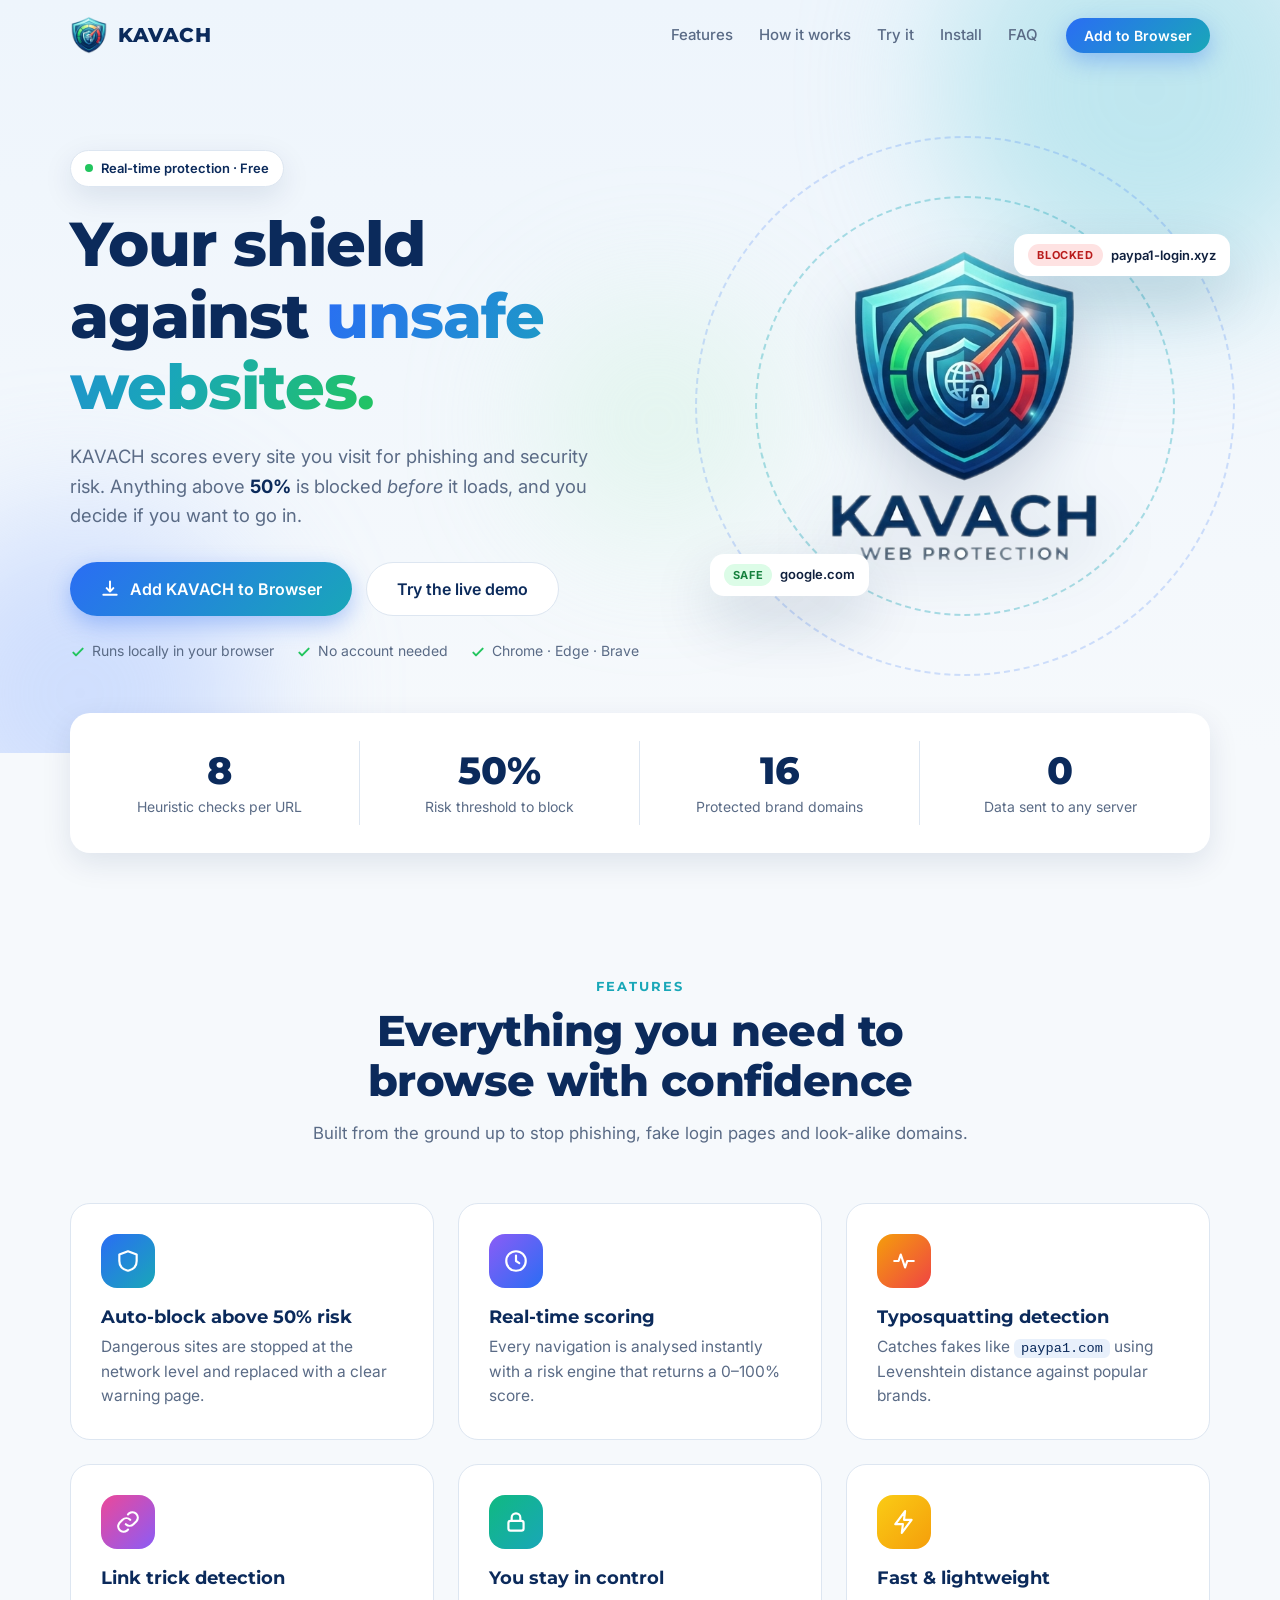
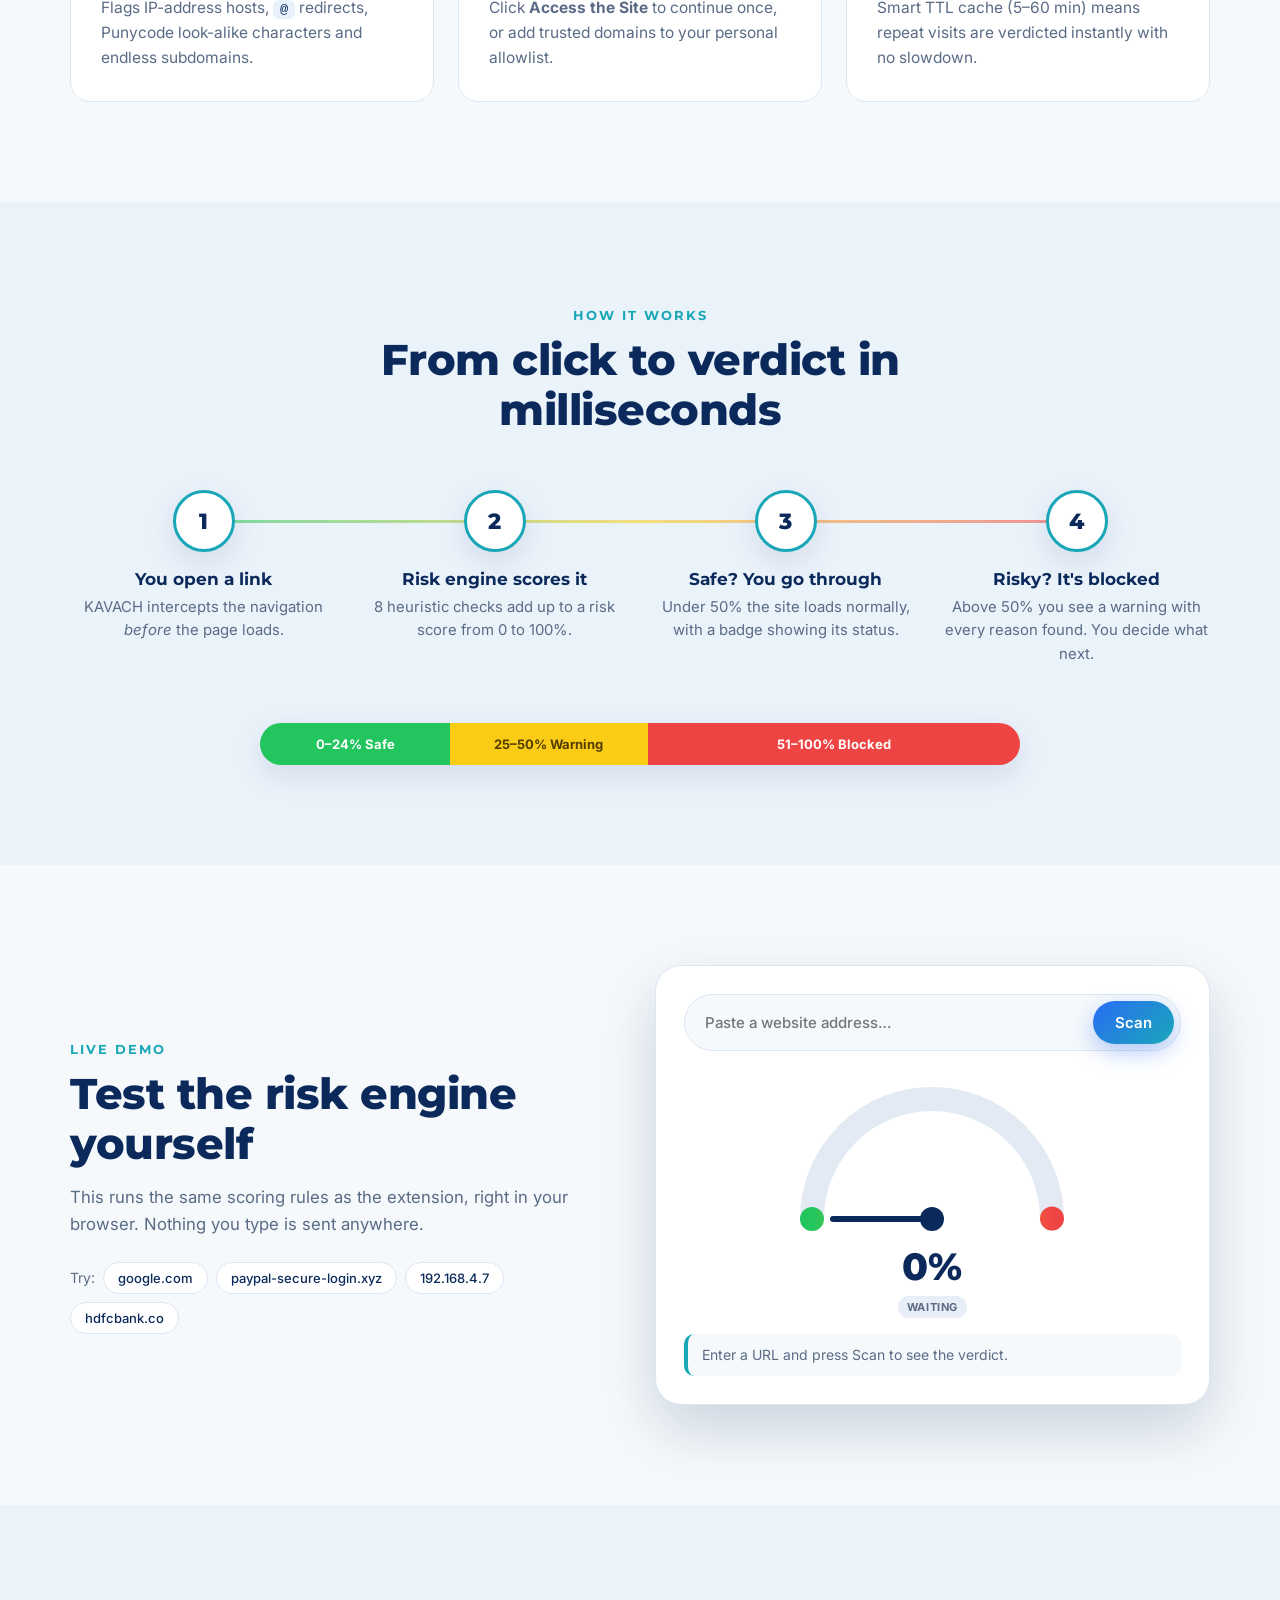
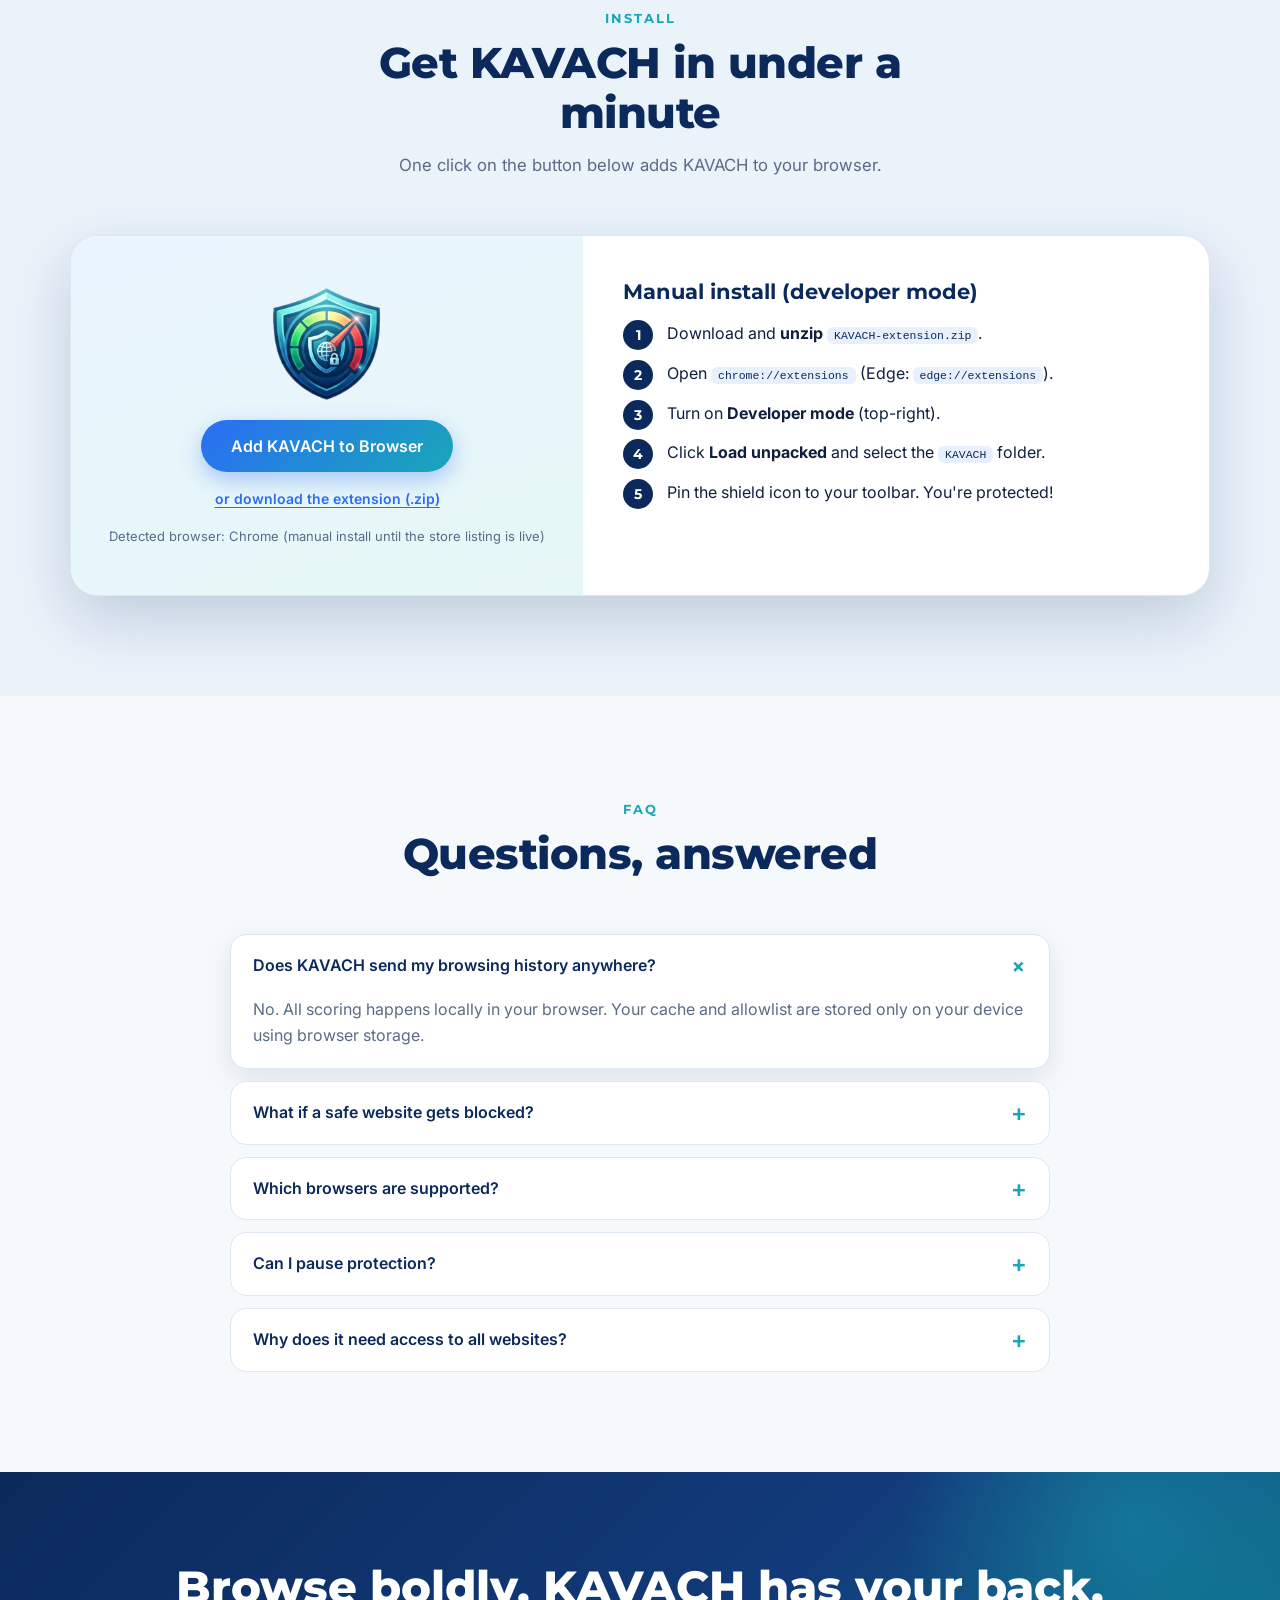
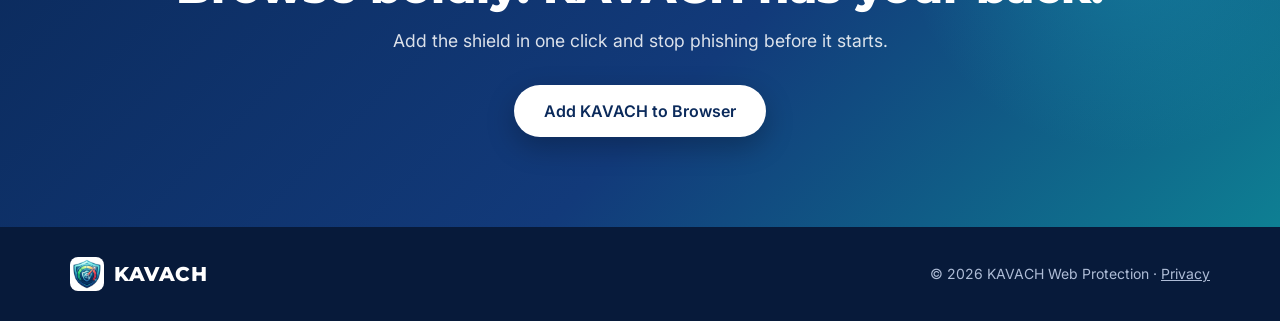
<file: website/index.html>
<!DOCTYPE html>
<html lang="en">
<head>
  <meta charset="UTF-8" />
  <meta name="viewport" content="width=device-width, initial-scale=1.0" />
  <title>KAVACH – Web Protection Browser Extension</title>
  <meta name="description" content="KAVACH is a real-time phishing and threat blocker for your browser. It scores every website for risk and blocks anything above 50% before it loads." />
  <meta name="theme-color" content="#0b2a5b" />
  <meta property="og:title" content="KAVACH – Web Protection" />
  <meta property="og:description" content="Blocks risky and phishing websites before they load. Free browser extension." />
  <meta property="og:image" content="assets/og-icon.png" />
  <link rel="icon" type="image/png" href="assets/favicon.png" />
  <link rel="preconnect" href="https://fonts.googleapis.com" />
  <link rel="preconnect" href="https://fonts.gstatic.com" crossorigin />
  <link href="https://fonts.googleapis.com/css2?family=Montserrat:wght@500;600;700;800&family=Inter:wght@400;500;600&display=swap" rel="stylesheet" />
  <link rel="stylesheet" href="css/style.css" />
</head>
<body>

  <!-- NAV -->
  <header class="nav" id="nav">
    <div class="container nav-inner">
      <a href="#top" class="brand" aria-label="KAVACH home">
        <img src="assets/logo-shield.png" alt="" width="38" height="38" />
        <span>KAVACH</span>
      </a>
      <nav class="nav-links" id="navLinks">
        <a href="#features">Features</a>
        <a href="#how">How it works</a>
        <a href="#demo">Try it</a>
        <a href="#install">Install</a>
        <a href="#faq">FAQ</a>
      </nav>
      <button class="btn btn-primary btn-sm js-install">Add to Browser</button>
      <button class="burger" id="burger" aria-label="Menu"><span></span><span></span><span></span></button>
    </div>
  </header>

  <main id="top">

    <!-- HERO -->
    <section class="hero">
      <div class="blob b1"></div><div class="blob b2"></div><div class="blob b3"></div>
      <div class="container hero-grid">
        <div class="hero-copy reveal">
          <span class="pill"><i class="dot"></i> Real-time protection · Free</span>
          <h1>Your shield against <span class="grad">unsafe websites.</span></h1>
          <p class="lead">
            KAVACH scores every site you visit for phishing and security risk. Anything above
            <strong>50%</strong> is blocked <em>before</em> it loads, and you decide if you want to go in.
          </p>
          <div class="cta-row">
            <button class="btn btn-primary btn-lg js-install">
              <svg viewBox="0 0 24 24" width="20" height="20" fill="none" stroke="currentColor" stroke-width="2.4" stroke-linecap="round" stroke-linejoin="round"><path d="M12 3v12m0 0l-4-4m4 4l4-4M4 19h16"/></svg>
              Add KAVACH to Browser
            </button>
            <a href="#demo" class="btn btn-ghost btn-lg">Try the live demo</a>
          </div>
          <ul class="trust">
            <li><svg viewBox="0 0 24 24"><path d="M5 13l4 4L19 7"/></svg> Runs locally in your browser</li>
            <li><svg viewBox="0 0 24 24"><path d="M5 13l4 4L19 7"/></svg> No account needed</li>
            <li><svg viewBox="0 0 24 24"><path d="M5 13l4 4L19 7"/></svg> Chrome · Edge · Brave</li>
          </ul>
        </div>

        <div class="hero-art reveal">
          <div class="ring r1"></div><div class="ring r2"></div>
          <img src="assets/logo-full.png" alt="KAVACH Web Protection logo" class="hero-logo" />
          <div class="float-card fc1"><span class="chip ok">SAFE</span> google.com</div>
          <div class="float-card fc2"><span class="chip bad">BLOCKED</span> paypa1-login.xyz</div>
        </div>
      </div>
    </section>

    <!-- STATS -->
    <section class="stats">
      <div class="container stats-grid">
        <div><b data-count="8">0</b><span>Heuristic checks per URL</span></div>
        <div><b data-count="50" data-suffix="%">0</b><span>Risk threshold to block</span></div>
        <div><b data-count="16">0</b><span>Protected brand domains</span></div>
        <div><b data-count="0">0</b><span>Data sent to any server</span></div>
      </div>
    </section>

    <!-- FEATURES -->
    <section class="section" id="features">
      <div class="container">
        <div class="section-head reveal">
          <span class="eyebrow">Features</span>
          <h2>Everything you need to browse with confidence</h2>
          <p>Built from the ground up to stop phishing, fake login pages and look-alike domains.</p>
        </div>

        <div class="cards">
          <article class="card reveal">
            <div class="ico i1"><svg viewBox="0 0 24 24"><path d="M12 3l8 3v6c0 5-3.5 8-8 9-4.5-1-8-4-8-9V6l8-3z"/></svg></div>
            <h3>Auto-block above 50% risk</h3>
            <p>Dangerous sites are stopped at the network level and replaced with a clear warning page.</p>
          </article>
          <article class="card reveal">
            <div class="ico i2"><svg viewBox="0 0 24 24"><circle cx="12" cy="12" r="9"/><path d="M12 7v5l3 2"/></svg></div>
            <h3>Real-time scoring</h3>
            <p>Every navigation is analysed instantly with a risk engine that returns a 0–100% score.</p>
          </article>
          <article class="card reveal">
            <div class="ico i3"><svg viewBox="0 0 24 24"><path d="M3 12h4l2-6 4 12 2-6h6"/></svg></div>
            <h3>Typosquatting detection</h3>
            <p>Catches fakes like <code>paypa1.com</code> using Levenshtein distance against popular brands.</p>
          </article>
          <article class="card reveal">
            <div class="ico i4"><svg viewBox="0 0 24 24"><path d="M10 14a5 5 0 007 0l3-3a5 5 0 00-7-7l-1 1M14 10a5 5 0 00-7 0l-3 3a5 5 0 007 7l1-1"/></svg></div>
            <h3>Link trick detection</h3>
            <p>Flags IP-address hosts, <code>@</code> redirects, Punycode look-alike characters and endless subdomains.</p>
          </article>
          <article class="card reveal">
            <div class="ico i5"><svg viewBox="0 0 24 24"><rect x="5" y="11" width="14" height="9" rx="2"/><path d="M8 11V8a4 4 0 018 0v3"/></svg></div>
            <h3>You stay in control</h3>
            <p>Click <b>Access the Site</b> to continue once, or add trusted domains to your personal allowlist.</p>
          </article>
          <article class="card reveal">
            <div class="ico i6"><svg viewBox="0 0 24 24"><path d="M13 2L4 14h7l-1 8 9-12h-7l1-8z"/></svg></div>
            <h3>Fast &amp; lightweight</h3>
            <p>Smart TTL cache (5–60 min) means repeat visits are verdicted instantly with no slowdown.</p>
          </article>
        </div>
      </div>
    </section>

    <!-- HOW IT WORKS -->
    <section class="section alt" id="how">
      <div class="container">
        <div class="section-head reveal">
          <span class="eyebrow">How it works</span>
          <h2>From click to verdict in milliseconds</h2>
        </div>

        <div class="steps">
          <div class="step reveal"><span class="num">1</span><h3>You open a link</h3><p>KAVACH intercepts the navigation <em>before</em> the page loads.</p></div>
          <div class="step reveal"><span class="num">2</span><h3>Risk engine scores it</h3><p>8 heuristic checks add up to a risk score from 0 to 100%.</p></div>
          <div class="step reveal"><span class="num">3</span><h3>Safe? You go through</h3><p>Under 50% the site loads normally, with a badge showing its status.</p></div>
          <div class="step reveal"><span class="num">4</span><h3>Risky? It's blocked</h3><p>Above 50% you see a warning with every reason found. You decide what next.</p></div>
        </div>

        <div class="meter-legend reveal">
          <div class="bar"><span class="g">0–24% Safe</span><span class="y">25–50% Warning</span><span class="r">51–100% Blocked</span></div>
        </div>
      </div>
    </section>

    <!-- LIVE DEMO -->
    <section class="section" id="demo">
      <div class="container demo-wrap">
        <div class="demo-copy reveal">
          <span class="eyebrow">Live demo</span>
          <h2>Test the risk engine yourself</h2>
          <p>This runs the same scoring rules as the extension, right in your browser. Nothing you type is sent anywhere.</p>
          <div class="samples">
            <span>Try:</span>
            <button data-url="https://www.google.com">google.com</button>
            <button data-url="http://paypal-secure-login.xyz/verify">paypal-secure-login.xyz</button>
            <button data-url="http://192.168.4.7/account/signin">192.168.4.7</button>
            <button data-url="https://hdfcbank.co/update-kyc">hdfcbank.co</button>
          </div>
        </div>

        <div class="demo-card reveal">
          <form id="demoForm" class="demo-input" autocomplete="off">
            <input id="demoUrl" type="text" placeholder="Paste a website address…" spellcheck="false" />
            <button class="btn btn-primary" type="submit">Scan</button>
          </form>

          <div class="gauge-box">
            <svg viewBox="0 0 200 120" class="gauge">
              <defs>
                <linearGradient id="gg" x1="0" x2="1">
                  <stop offset="0" stop-color="#22c55e"/><stop offset=".5" stop-color="#facc15"/><stop offset="1" stop-color="#ef4444"/>
                </linearGradient>
              </defs>
              <path d="M20 100 A80 80 0 0 1 180 100" fill="none" stroke="#e3eaf3" stroke-width="16" stroke-linecap="round"/>
              <path id="gaugeArc" d="M20 100 A80 80 0 0 1 180 100" fill="none" stroke="url(#gg)" stroke-width="16" stroke-linecap="round" pathLength="100" stroke-dasharray="0 100"/>
              <g id="needle" style="transform-origin:100px 100px;transform:rotate(-90deg)">
                <line x1="100" y1="100" x2="100" y2="34" stroke="#0b2a5b" stroke-width="4" stroke-linecap="round"/>
              </g>
              <circle cx="100" cy="100" r="8" fill="#0b2a5b"/>
            </svg>
            <div class="gauge-read"><b id="gScore">0%</b><span id="gStatus" class="chip idle">WAITING</span></div>
          </div>

          <ul id="gReasons" class="reasons"><li class="muted">Enter a URL and press Scan to see the verdict.</li></ul>
        </div>
      </div>
    </section>

    <!-- INSTALL -->
    <section class="section alt" id="install">
      <div class="container">
        <div class="section-head reveal">
          <span class="eyebrow">Install</span>
          <h2>Get KAVACH in under a minute</h2>
          <p>One click on the button below adds KAVACH to your browser.</p>
        </div>

        <div class="install-card reveal">
          <div class="install-left">
            <img src="assets/logo-shield.png" alt="" class="install-shield" />
            <button class="btn btn-primary btn-lg js-install">Add KAVACH to Browser</button>
            <a class="dl-link" href="downloads/KAVACH-extension.zip" download>or download the extension (.zip)</a>
            <small id="browserNote"></small>
          </div>
          <div class="install-right">
            <h3>Manual install (developer mode)</h3>
            <ol class="manual">
              <li>Download and <b>unzip</b> <code>KAVACH-extension.zip</code>.</li>
              <li>Open <code>chrome://extensions</code> (Edge: <code>edge://extensions</code>).</li>
              <li>Turn on <b>Developer mode</b> (top-right).</li>
              <li>Click <b>Load unpacked</b> and select the <code>KAVACH</code> folder.</li>
              <li>Pin the shield icon to your toolbar. You're protected!</li>
            </ol>
          </div>
        </div>
      </div>
    </section>

    <!-- FAQ -->
    <section class="section" id="faq">
      <div class="container narrow">
        <div class="section-head reveal">
          <span class="eyebrow">FAQ</span>
          <h2>Questions, answered</h2>
        </div>
        <div class="faq reveal">
          <details open><summary>Does KAVACH send my browsing history anywhere?</summary><p>No. All scoring happens locally in your browser. Your cache and allowlist are stored only on your device using browser storage.</p></details>
          <details><summary>What if a safe website gets blocked?</summary><p>Click <b>Access the Site</b> on the warning page to continue, and tick <b>Permanently trust this domain</b> to add it to your allowlist. You can also use <b>Trust This Site</b> from the toolbar popup.</p></details>
          <details><summary>Which browsers are supported?</summary><p>Any Chromium-based browser that supports Manifest V3: Google Chrome, Microsoft Edge, Brave, Opera and Vivaldi.</p></details>
          <details><summary>Can I pause protection?</summary><p>Yes. Use the switch in the popup to pause or resume protection at any time, and change the cache duration from 5 to 60 minutes.</p></details>
          <details><summary>Why does it need access to all websites?</summary><p>To check each page address before it loads and to show the warning page, KAVACH needs permission to see the URLs you navigate to. It does not read page content or form data.</p></details>
        </div>
      </div>
    </section>

    <!-- FINAL CTA -->
    <section class="final">
      <div class="container final-inner reveal">
        <h2>Browse boldly. KAVACH has your back.</h2>
        <p>Add the shield in one click and stop phishing before it starts.</p>
        <button class="btn btn-light btn-lg js-install">Add KAVACH to Browser</button>
      </div>
    </section>
  </main>

  <footer class="footer">
    <div class="container footer-inner">
      <div class="brand"><img src="assets/logo-shield.png" alt="" width="34" height="34" /><span>KAVACH</span></div>
      <p>© <span id="year"></span> KAVACH Web Protection · <a href="privacy.html" style="text-decoration:underline">Privacy</a></p>
    </div>
  </footer>

  <!-- INSTALL MODAL -->
  <div class="modal" id="modal" hidden>
    <div class="modal-box" role="dialog" aria-modal="true" aria-labelledby="mTitle">
      <button class="modal-x" id="modalClose" aria-label="Close">×</button>
      <img src="assets/logo-shield.png" alt="" class="modal-shield" />
      <h3 id="mTitle">Your download has started</h3>
      <p class="modal-sub">Finish in 4 quick steps. Takes about 30 seconds.</p>
      <ol class="modal-steps">
        <li><b>Unzip</b> the downloaded <code>KAVACH-extension.zip</code></li>
        <li>Open <button class="copy" data-copy="chrome://extensions" id="copyExt">chrome://extensions</button> <small>(click to copy, then paste in a new tab)</small></li>
        <li>Switch on <b>Developer mode</b>, then click <b>Load unpacked</b></li>
        <li>Choose the unzipped <code>KAVACH</code> folder. Done!</li>
      </ol>
      <a class="btn btn-ghost btn-sm" href="downloads/KAVACH-extension.zip" download>Download again</a>
    </div>
  </div>

  <script src="js/demo.js"></script>
  <script src="js/main.js"></script>
</body>
</html>
</file>
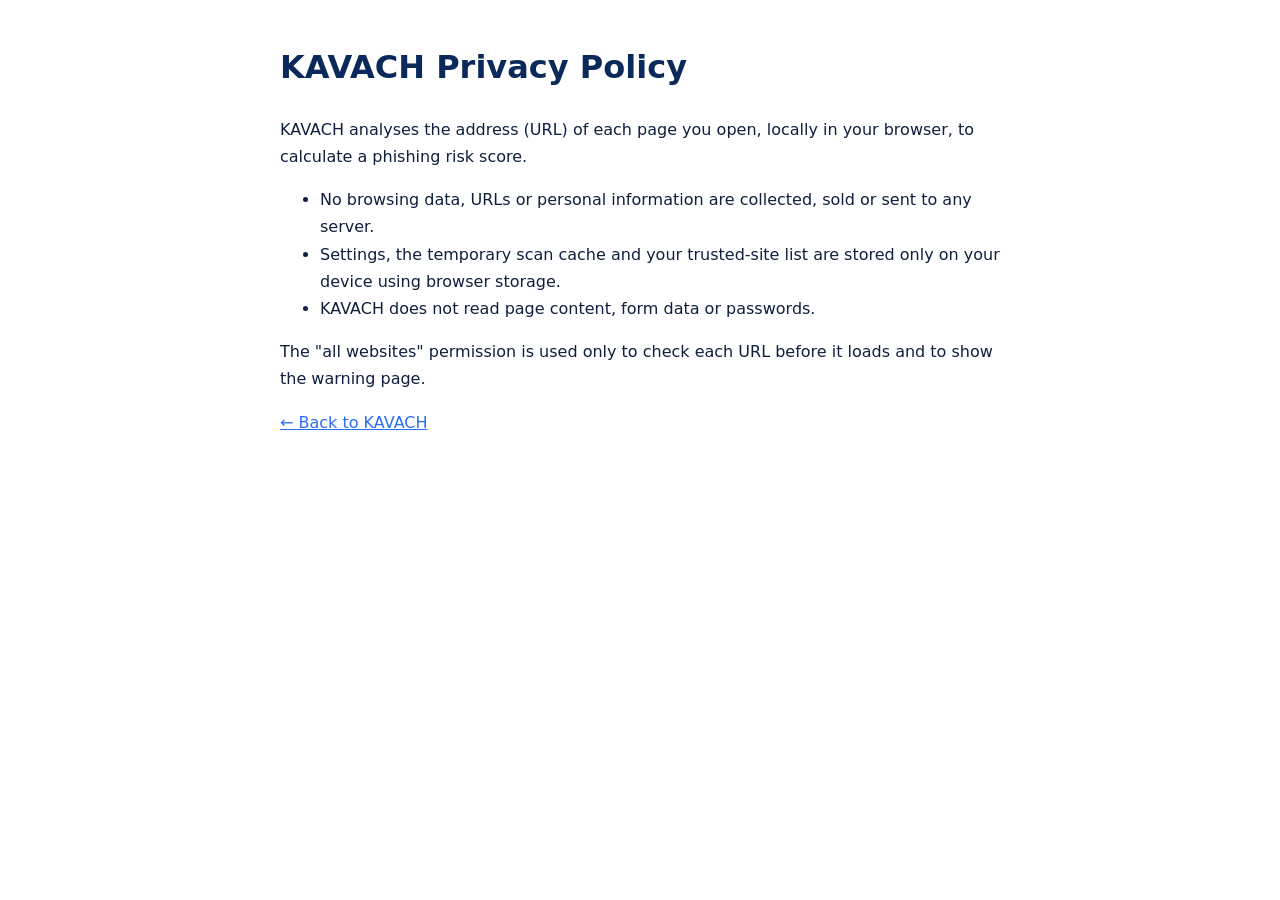
<file: website/privacy.html>
<!DOCTYPE html><html lang="en"><head><meta charset="UTF-8"><meta name="viewport" content="width=device-width,initial-scale=1"><title>KAVACH Privacy Policy</title>
<link rel="icon" href="assets/favicon.png"><style>body{font:16px/1.7 system-ui,sans-serif;max-width:720px;margin:40px auto;padding:0 20px;color:#0f1f3d}h1{color:#0b2a5b}a{color:#2a6df4}</style></head><body>
<h1>KAVACH Privacy Policy</h1>
<p>KAVACH analyses the address (URL) of each page you open, locally in your browser, to calculate a phishing risk score.</p>
<ul><li>No browsing data, URLs or personal information are collected, sold or sent to any server.</li>
<li>Settings, the temporary scan cache and your trusted-site list are stored only on your device using browser storage.</li>
<li>KAVACH does not read page content, form data or passwords.</li></ul>
<p>The "all websites" permission is used only to check each URL before it loads and to show the warning page.</p>
<p><a href="index.html">&larr; Back to KAVACH</a></p></body></html>
</file>
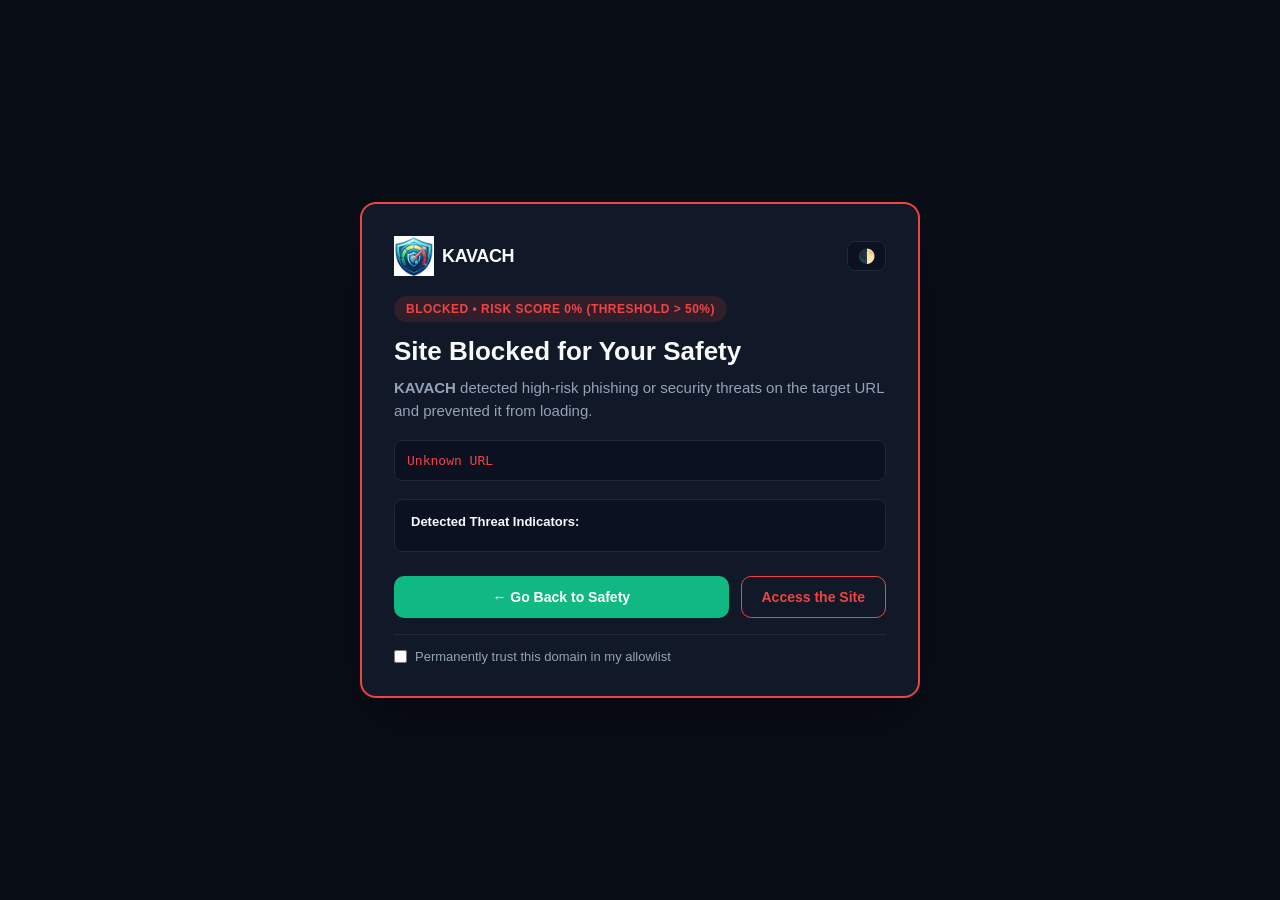
<file: extension-source/KAVACH/blocked.html>
<!DOCTYPE html>
<html lang="en" data-theme="dark">
<head>
  <meta charset="UTF-8" />
  <meta name="viewport" content="width=device-width, initial-scale=1.0" />
  <title>Blocked by KAVACH</title>
  <link rel="stylesheet" href="blocked.css" />
</head>
<body>
  <div class="quarantine-wrapper">
    <div class="quarantine-card">
      <div class="top-bar">
        <div class="brand">
          <img class="brand-logo" src="icons/kavach-48.png" alt="KAVACH logo" />
          <span class="brand-name">KAVACH</span>
        </div>
        <button id="themeToggle" class="theme-btn" title="Toggle Dark/Light Mode">🌓</button>
      </div>

      <div class="alert-pill">
        BLOCKED • RISK SCORE <span id="riskPercent">0%</span> (THRESHOLD &gt; 50%)
      </div>

      <h1>Site Blocked for Your Safety</h1>
      <p class="subtitle">
        <strong>KAVACH</strong> detected high-risk phishing or security threats on the target URL and prevented it from loading.
      </p>

      <div class="url-box" id="blockedUrl">Loading URL...</div>

      <div class="reasons-box">
        <div class="reasons-title">Detected Threat Indicators:</div>
        <ul id="reasonsList"></ul>
      </div>

      <div class="actions">
        <button id="goBackBtn" class="btn-primary">← Go Back to Safety</button>
        <button id="accessSiteBtn" class="btn-danger-outline">Access the Site</button>
      </div>

      <div class="trust-footer">
        <label class="checkbox-label">
          <input type="checkbox" id="permanentTrustCheck" />
          <span>Permanently trust this domain in my allowlist</span>
        </label>
      </div>
    </div>
  </div>
  <script src="blocked.js"></script>
</body>
</html>
</file>
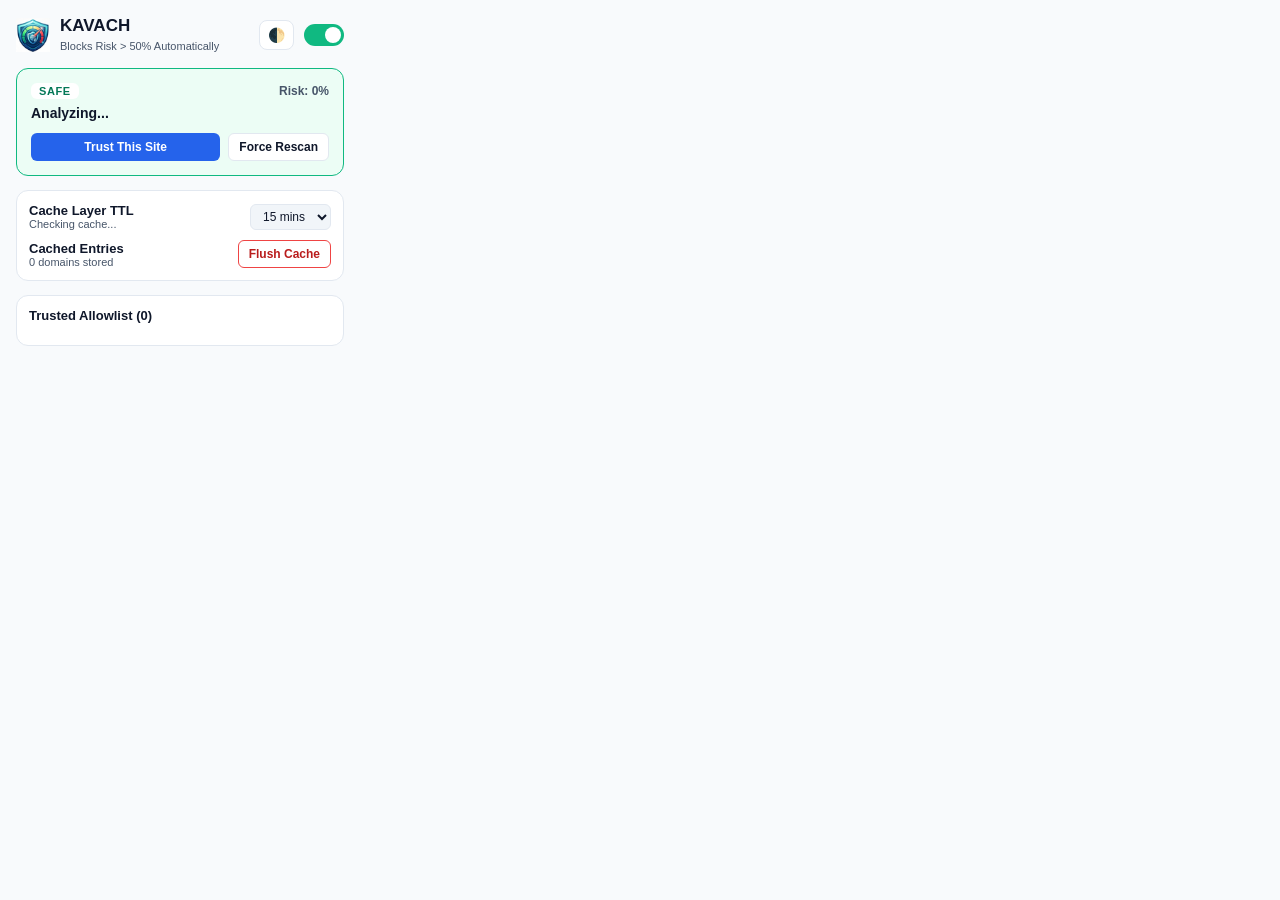
<file: extension-source/KAVACH/popup.html>
<!DOCTYPE html>
<html lang="en">
<head>
  <meta charset="UTF-8" />
  <meta name="viewport" content="width=device-width, initial-scale=1.0" />
  <title>KAVACH</title>
  <link rel="stylesheet" href="popup.css" />
</head>
<body>
  <div class="app-container">
    <header class="header">
      <div class="brand">
        <img class="brand-logo" src="icons/kavach-48.png" alt="KAVACH logo" />
        <div>
          <h1>KAVACH</h1>
          <span class="subtitle">Blocks Risk &gt; 50% Automatically</span>
        </div>
      </div>
      <div class="header-controls">
        <button id="themeToggle" class="icon-btn" title="Toggle Dark/Light Mode">🌓</button>
        <label class="switch" title="Enable/Disable Protection">
          <input type="checkbox" id="protectionToggle" checked />
          <span class="slider"></span>
        </label>
      </div>
    </header>

    <section id="statusCard" class="status-card status-safe">
      <div class="status-header">
        <span id="statusBadge" class="status-badge">SAFE</span>
        <span id="riskScore" class="risk-score">Risk: 0%</span>
      </div>
      <div id="currentDomain" class="domain-name">Analyzing...</div>
      <ul id="reasonsList" class="reasons-list"></ul>

      <div class="domain-actions">
        <button id="trustSiteBtn" class="btn btn-secondary">Trust This Site</button>
        <button id="rescanBtn" class="btn btn-outline">Force Rescan</button>
      </div>
    </section>

    <section class="settings-panel">
      <div class="panel-row">
        <div>
          <div class="label-title">Cache Layer TTL</div>
          <div id="cacheStatusText" class="label-sub">Checking cache...</div>
        </div>
        <select id="ttlSelect" class="select-input">
          <option value="5">5 mins</option>
          <option value="15" selected>15 mins</option>
          <option value="30">30 mins</option>
          <option value="60">60 mins</option>
        </select>
      </div>

      <div class="panel-row">
        <div>
          <div class="label-title">Cached Entries</div>
          <div id="cacheCountText" class="label-sub">0 domains stored</div>
        </div>
        <button id="clearCacheBtn" class="btn btn-danger-outline">Flush Cache</button>
      </div>
    </section>

    <section class="allowlist-panel">
      <div class="label-title">Trusted Allowlist (<span id="allowlistCount">0</span>)</div>
      <div id="allowlistContainer" class="allowlist-chips"></div>
    </section>
  </div>
  <script src="popup.js"></script>
</body>
</html>
</file>
<file: website/css/style.css>
:root{
  --navy:#0b2a5b; --navy-2:#123a7a; --teal:#19a7b8; --blue:#2a6df4;
  --green:#22c55e; --yellow:#facc15; --red:#ef4444;
  --bg:#f6f9fc; --bg-alt:#eaf2fa; --card:#ffffff; --ink:#0f1f3d; --muted:#5a6b86; --line:#dde6f1;
  --shadow:0 10px 30px rgba(11,42,91,.10); --shadow-lg:0 24px 60px rgba(11,42,91,.18);
  --r:20px;
}
*{box-sizing:border-box;margin:0;padding:0}
html{scroll-behavior:smooth;scroll-padding-top:80px}
body{font-family:'Inter',system-ui,sans-serif;background:var(--bg);color:var(--ink);line-height:1.6;overflow-x:hidden;-webkit-font-smoothing:antialiased}
h1,h2,h3{font-family:'Montserrat',sans-serif;line-height:1.15;color:var(--navy)}
img{max-width:100%;display:block}
a{color:inherit;text-decoration:none}
code{background:#e8f0fb;color:var(--navy);padding:2px 7px;border-radius:6px;font-size:.88em}
.container{width:min(1140px,100% - 40px);margin-inline:auto}
.narrow{width:min(820px,100% - 40px)}

/* Buttons */
.btn{display:inline-flex;align-items:center;justify-content:center;gap:10px;border:0;cursor:pointer;font:600 15px 'Inter',sans-serif;padding:12px 22px;border-radius:999px;transition:transform .2s,box-shadow .2s,background .2s;white-space:nowrap}
.btn:hover{transform:translateY(-2px)}
.btn:active{transform:translateY(0)}
.btn-primary{background:linear-gradient(135deg,var(--blue),var(--teal));color:#fff;box-shadow:0 8px 22px rgba(42,109,244,.35)}
.btn-primary:hover{box-shadow:0 12px 28px rgba(42,109,244,.45)}
.btn-ghost{background:#fff;color:var(--navy);border:1.5px solid var(--line)}
.btn-ghost:hover{border-color:var(--blue)}
.btn-light{background:#fff;color:var(--navy);box-shadow:0 10px 28px rgba(0,0,0,.25)}
.btn-lg{padding:16px 30px;font-size:16px}
.btn-sm{padding:9px 18px;font-size:14px}
:focus-visible{outline:3px solid var(--teal);outline-offset:3px}

/* Nav */
.nav{position:fixed;inset:0 0 auto 0;z-index:50;transition:background .3s,box-shadow .3s}
.nav.scrolled{background:rgba(255,255,255,.88);backdrop-filter:blur(14px);box-shadow:0 2px 20px rgba(11,42,91,.08)}
.nav-inner{display:flex;align-items:center;gap:28px;height:70px}
.brand{display:flex;align-items:center;gap:10px;font:800 20px 'Montserrat',sans-serif;color:var(--navy);letter-spacing:.5px}

.nav-links{display:flex;gap:26px;margin-left:auto}
.nav-links a{font-weight:500;color:var(--muted);font-size:15px;position:relative;transition:color .2s}
.nav-links a:hover{color:var(--navy)}
.nav-links a::after{content:"";position:absolute;left:0;bottom:-6px;height:2px;width:0;background:var(--teal);transition:width .25s}
.nav-links a:hover::after{width:100%}
.burger{display:none;background:none;border:0;width:40px;height:40px;cursor:pointer;flex-direction:column;gap:5px;align-items:center;justify-content:center}
.burger span{width:22px;height:2.5px;background:var(--navy);border-radius:2px;transition:.3s}

/* Hero */
.hero{position:relative;padding:150px 0 90px;overflow:hidden;background:linear-gradient(180deg,#eef5fc 0%,var(--bg) 100%)}
.blob{position:absolute;border-radius:50%;filter:blur(70px);opacity:.5;z-index:0;animation:drift 14s ease-in-out infinite alternate}
.b1{width:420px;height:420px;background:#8fd8e3;top:-120px;right:-80px}
.b2{width:360px;height:360px;background:#a9c4ff;bottom:-120px;left:-100px;animation-delay:-4s}
.b3{width:240px;height:240px;background:#c4f1d3;top:40%;left:42%;opacity:.35;animation-delay:-8s}
@keyframes drift{to{transform:translate(40px,30px) scale(1.1)}}
.hero-grid{position:relative;z-index:1;display:grid;grid-template-columns:1.1fr .9fr;gap:50px;align-items:center}
.pill{display:inline-flex;align-items:center;gap:8px;background:#fff;border:1px solid var(--line);padding:7px 14px;border-radius:999px;font-size:13px;font-weight:600;color:var(--navy);box-shadow:var(--shadow)}
.dot{width:8px;height:8px;border-radius:50%;background:var(--green);box-shadow:0 0 0 0 rgba(34,197,94,.6);animation:pulse 2s infinite}
@keyframes pulse{70%{box-shadow:0 0 0 9px rgba(34,197,94,0)}100%{box-shadow:0 0 0 0 rgba(34,197,94,0)}}
.hero h1{font-size:clamp(2.3rem,5.2vw,3.9rem);font-weight:800;margin:22px 0 18px;letter-spacing:-1px}
.grad{background:linear-gradient(120deg,var(--blue),var(--teal) 60%,var(--green));-webkit-background-clip:text;background-clip:text;color:transparent}
.lead{font-size:1.15rem;color:var(--muted);max-width:540px}
.lead strong{color:var(--navy)}
.cta-row{display:flex;flex-wrap:wrap;gap:14px;margin:32px 0 24px}
.trust{list-style:none;display:flex;flex-wrap:wrap;gap:8px 22px;font-size:14px;color:var(--muted)}
.trust li{display:flex;align-items:center;gap:6px}
.trust svg{width:16px;height:16px;stroke:var(--green);fill:none;stroke-width:3;stroke-linecap:round;stroke-linejoin:round}

.hero-art{position:relative;display:grid;place-items:center;min-height:430px}
.hero-logo{width:min(400px,100%);position:relative;z-index:2;animation:bob 6s ease-in-out infinite;filter:drop-shadow(0 20px 30px rgba(11,42,91,.18))}
@keyframes bob{50%{transform:translateY(-12px)}}
.ring{position:absolute;border-radius:50%;border:2px dashed rgba(25,167,184,.35);animation:spin 40s linear infinite}
.r1{width:420px;height:420px}.r2{width:540px;height:540px;border-color:rgba(42,109,244,.2);animation-direction:reverse;animation-duration:60s}
@keyframes spin{to{transform:rotate(360deg)}}
.float-card{position:absolute;z-index:3;background:#fff;border-radius:14px;padding:10px 14px;font-size:13px;font-weight:600;box-shadow:var(--shadow-lg);display:flex;gap:8px;align-items:center;animation:bob 5s ease-in-out infinite}
.fc1{bottom:6%;left:-2%}.fc2{top:10%;right:-4%;animation-delay:-2.5s}
.chip{font:700 11px 'Inter',sans-serif;letter-spacing:.6px;padding:4px 9px;border-radius:999px}
.chip.ok{background:#dcfce7;color:#15803d}.chip.bad{background:#fee2e2;color:#b91c1c}
.chip.warn{background:#fef3c7;color:#a16207}.chip.idle{background:#e8eef7;color:var(--muted)}

/* Stats */
.stats{padding:0 0 20px}
.stats-grid{display:grid;grid-template-columns:repeat(4,1fr);gap:0;background:#fff;border-radius:var(--r);box-shadow:var(--shadow);margin-top:-40px;position:relative;z-index:3;padding:28px 10px}
.stats-grid>div{text-align:center;padding:6px 10px;border-right:1px solid var(--line)}
.stats-grid>div:last-child{border:0}
.stats b{display:block;font:800 2.4rem 'Montserrat',sans-serif;color:var(--navy)}
.stats span{font-size:14px;color:var(--muted)}

/* Sections */
.section{padding:100px 0}
.section.alt{background:var(--bg-alt)}
.section-head{text-align:center;max-width:680px;margin:0 auto 56px}
.eyebrow{display:inline-block;font:700 13px 'Montserrat',sans-serif;letter-spacing:2px;text-transform:uppercase;color:var(--teal);margin-bottom:12px}
.section-head h2,.demo-copy h2{font-size:clamp(1.8rem,3.6vw,2.7rem);font-weight:800;letter-spacing:-.5px}
.section-head p{margin-top:14px;color:var(--muted);font-size:1.05rem}

.cards{display:grid;grid-template-columns:repeat(3,1fr);gap:24px}
.card{background:var(--card);border:1px solid var(--line);border-radius:var(--r);padding:30px;transition:transform .3s,box-shadow .3s,border-color .3s}
.card:hover{transform:translateY(-8px);box-shadow:var(--shadow-lg);border-color:transparent}
.card h3{font-size:1.15rem;margin:18px 0 8px}
.card p{color:var(--muted);font-size:.97rem}
.ico{width:54px;height:54px;border-radius:16px;display:grid;place-items:center}
.ico svg{width:26px;height:26px;fill:none;stroke:#fff;stroke-width:2;stroke-linecap:round;stroke-linejoin:round}
.i1{background:linear-gradient(135deg,#2a6df4,#19a7b8)}.i2{background:linear-gradient(135deg,#8b5cf6,#2a6df4)}
.i3{background:linear-gradient(135deg,#f59e0b,#ef4444)}.i4{background:linear-gradient(135deg,#ec4899,#8b5cf6)}
.i5{background:linear-gradient(135deg,#10b981,#19a7b8)}.i6{background:linear-gradient(135deg,#facc15,#f59e0b)}

/* Steps */
.steps{display:grid;grid-template-columns:repeat(4,1fr);gap:24px;position:relative}
.steps::before{content:"";position:absolute;top:30px;left:12%;right:12%;height:3px;background:linear-gradient(90deg,var(--green),var(--yellow),var(--red));border-radius:3px;opacity:.55}
.step{text-align:center;position:relative}
.num{width:62px;height:62px;margin:0 auto 18px;border-radius:50%;background:#fff;border:3px solid var(--teal);display:grid;place-items:center;font:800 1.4rem 'Montserrat',sans-serif;color:var(--navy);box-shadow:var(--shadow);position:relative;z-index:1}
.step h3{font-size:1.05rem;margin-bottom:6px}
.step p{font-size:.93rem;color:var(--muted)}
.meter-legend{margin-top:56px}
.bar{display:grid;grid-template-columns:25fr 26fr 49fr;border-radius:999px;overflow:hidden;font:700 13px 'Inter',sans-serif;text-align:center;box-shadow:var(--shadow);max-width:760px;margin:auto}
.bar span{padding:13px 8px;color:#fff}
.bar .g{background:var(--green)}.bar .y{background:var(--yellow);color:#533d00}.bar .r{background:var(--red)}

/* Demo */
.demo-wrap{display:grid;grid-template-columns:1fr 1.05fr;gap:56px;align-items:center}
.demo-copy p{color:var(--muted);margin:16px 0 24px;font-size:1.05rem}
.samples{display:flex;flex-wrap:wrap;gap:8px;align-items:center;font-size:14px;color:var(--muted)}
.samples button{background:#fff;border:1px solid var(--line);border-radius:999px;padding:7px 14px;font:500 13px 'Inter',sans-serif;color:var(--navy);cursor:pointer;transition:.2s}
.samples button:hover{background:var(--navy);color:#fff;border-color:var(--navy)}
.demo-card{background:#fff;border-radius:26px;padding:28px;box-shadow:var(--shadow-lg);border:1px solid var(--line)}
.demo-input{display:flex;gap:10px;background:var(--bg);border:1.5px solid var(--line);border-radius:999px;padding:6px 6px 6px 20px}
.demo-input:focus-within{border-color:var(--blue)}
.demo-input input{flex:1;min-width:0;border:0;background:none;font:500 15px 'Inter',sans-serif;color:var(--ink);outline:none}
.gauge-box{position:relative;max-width:300px;margin:18px auto 4px}
.gauge{width:100%;display:block}
#gaugeArc{transition:stroke-dasharray .9s cubic-bezier(.2,.8,.2,1)}
#needle{transition:transform .9s cubic-bezier(.2,.8,.2,1)}
.gauge-read{display:flex;flex-direction:column;align-items:center;gap:6px;margin-top:-6px}
.gauge-read b{font:800 2.4rem 'Montserrat',sans-serif;color:var(--navy)}
.reasons{list-style:none;margin-top:16px;display:grid;gap:8px}
.reasons li{background:var(--bg);border-left:4px solid var(--teal);border-radius:10px;padding:10px 14px;font-size:14px;color:var(--ink)}
.reasons li.bad{border-color:var(--red);background:#fff5f5}
.reasons li.warn{border-color:var(--yellow);background:#fffbea}
.reasons li.good{border-color:var(--green);background:#f1fbf4}
.reasons li.muted{color:var(--muted)}

/* Install */
.install-card{display:grid;grid-template-columns:.9fr 1.1fr;background:#fff;border-radius:28px;box-shadow:var(--shadow-lg);overflow:hidden;border:1px solid var(--line)}
.install-left{padding:48px 36px;text-align:center;background:linear-gradient(160deg,#eaf4ff,#e6f8f6);display:flex;flex-direction:column;align-items:center;gap:16px}
.install-shield{width:120px}
.dl-link{font-size:14px;color:var(--blue);font-weight:600;text-decoration:underline;text-underline-offset:3px}
.install-left small{color:var(--muted);font-size:13px;min-height:18px}
.install-right{padding:44px 40px}
.install-right h3{margin-bottom:18px;font-size:1.3rem}
.manual{list-style:none;counter-reset:s;display:grid;gap:14px}
.manual li{counter-increment:s;position:relative;padding-left:44px;color:var(--ink)}
.manual li::before{content:counter(s);position:absolute;left:0;top:-1px;width:30px;height:30px;border-radius:50%;background:var(--navy);color:#fff;display:grid;place-items:center;font:700 14px 'Montserrat',sans-serif}

/* FAQ */
.faq{display:grid;gap:12px}
details{background:#fff;border:1px solid var(--line);border-radius:16px;padding:0 22px;transition:box-shadow .2s}
details[open]{box-shadow:var(--shadow)}
summary{cursor:pointer;list-style:none;padding:18px 28px 18px 0;font-weight:600;color:var(--navy);position:relative}
summary::-webkit-details-marker{display:none}
summary::after{content:"+";position:absolute;right:0;top:50%;transform:translateY(-50%);font-size:24px;color:var(--teal);transition:transform .25s}
details[open] summary::after{transform:translateY(-50%) rotate(45deg)}
details p{padding:0 0 20px;color:var(--muted)}

/* Final CTA */
.final{padding:90px 0;background:linear-gradient(135deg,var(--navy),var(--navy-2) 55%,#0e7f93);color:#fff;text-align:center;position:relative;overflow:hidden}
.final::before{content:"";position:absolute;width:500px;height:500px;border-radius:50%;background:radial-gradient(circle,rgba(25,167,184,.4),transparent 65%);top:-200px;right:-100px}
.final h2{color:#fff;font-size:clamp(1.8rem,4vw,2.8rem);font-weight:800}
.final p{margin:14px 0 30px;opacity:.85;font-size:1.1rem}
.final-inner{position:relative}

/* Footer */
.footer{background:#071a3a;color:#aebcd6;padding:30px 0}
.footer-inner{display:flex;justify-content:space-between;align-items:center;flex-wrap:wrap;gap:12px}
.footer .brand{color:#fff}
.footer .brand img{border-radius:8px;background:#fff;padding:2px}
.footer p{font-size:14px}

/* Modal */
.modal{position:fixed;inset:0;z-index:100;background:rgba(7,26,58,.6);backdrop-filter:blur(6px);display:grid;place-items:center;padding:20px}
.modal[hidden]{display:none}
.modal-box{position:relative;background:#fff;border-radius:26px;padding:36px;max-width:480px;width:100%;text-align:center;box-shadow:var(--shadow-lg);animation:pop .3s ease}
@keyframes pop{from{transform:scale(.92);opacity:0}}
.modal-x{position:absolute;right:16px;top:12px;background:none;border:0;font-size:30px;cursor:pointer;color:var(--muted)}
.modal-shield{width:84px;margin:0 auto 6px}
.modal-sub{color:var(--muted);margin:6px 0 20px}
.modal-steps{text-align:left;display:grid;gap:12px;padding-left:22px;margin-bottom:22px}
.modal-steps small{color:var(--muted)}
.copy{background:#e8f0fb;color:var(--navy);border:1px dashed var(--blue);border-radius:8px;padding:3px 9px;font:600 13px 'Inter',sans-serif;cursor:pointer}

/* Reveal */
.reveal{opacity:0;transform:translateY(26px);transition:opacity .7s ease,transform .7s ease}
.reveal.in{opacity:1;transform:none}
@media (prefers-reduced-motion:reduce){*{animation:none!important;transition:none!important}.reveal{opacity:1;transform:none}}

/* Responsive */
@media (max-width:980px){
  .hero-grid,.demo-wrap,.install-card{grid-template-columns:1fr}
  .hero{padding-top:120px}
  .hero-art{min-height:360px}
  .r2{display:none}
  .cards{grid-template-columns:repeat(2,1fr)}
  .steps{grid-template-columns:repeat(2,1fr);row-gap:36px}.steps::before{display:none}
  .stats-grid{grid-template-columns:repeat(2,1fr);row-gap:18px}
  .stats-grid>div:nth-child(2){border:0}
}
@media (max-width:720px){
  .burger{display:flex;margin-left:auto}
  .nav>.container>.btn-sm{display:none}
  .nav-links{position:absolute;top:70px;left:0;right:0;background:#fff;flex-direction:column;gap:0;padding:8px 20px 18px;box-shadow:0 14px 30px rgba(11,42,91,.12);display:none}
  .nav-links.open{display:flex}
  .nav-links a{padding:13px 0;border-bottom:1px solid var(--line)}
  .nav{background:rgba(255,255,255,.9);backdrop-filter:blur(12px)}
  .cards{grid-template-columns:1fr}
  .section{padding:70px 0}
  .install-right,.install-left{padding:32px 24px}
  .fc1{left:0}.fc2{right:0}
  .r1{width:320px;height:320px}
  .cta-row .btn{width:100%}
  .bar{font-size:11px}
  .footer-inner{justify-content:center;text-align:center}
}
.demo-wrap>*,.hero-grid>*,.install-card>*{min-width:0}
</file>
<file: extension-source/KAVACH/blocked.css>
:root {
  --bg: #f1f5f9;
  --card: #ffffff;
  --text: #0f172a;
  --muted: #475569;
  --border: #e2e8f0;
  --danger: #dc2626;
  --danger-soft: #fef2f2;
  --box-bg: #f8fafc;
}

[data-theme="dark"] {
  --bg: #090d16;
  --card: #111827;
  --text: #f8fafc;
  --muted: #94a3b8;
  --border: #1f2937;
  --danger: #ef4444;
  --danger-soft: rgba(239, 68, 68, 0.14);
  --box-bg: #0b1120;
}

* {
  box-sizing: border-box;
  margin: 0;
  padding: 0;
}

body {
  font-family: -apple-system, BlinkMacSystemFont, "Segoe UI", Roboto, sans-serif;
  background: var(--bg);
  color: var(--text);
  min-height: 100vh;
  display: flex;
  align-items: center;
  justify-content: center;
  padding: 24px;
  transition: background 0.2s, color 0.2s;
}

.quarantine-wrapper {
  width: 100%;
  max-width: 560px;
}

.quarantine-card {
  background: var(--card);
  border: 2px solid var(--danger);
  border-radius: 16px;
  padding: 32px;
  box-shadow: 0 25px 50px -12px rgba(0, 0, 0, 0.45);
}

.top-bar {
  display: flex;
  justify-content: space-between;
  align-items: center;
  margin-bottom: 20px;
}

.brand {
  display: flex;
  align-items: center;
  gap: 8px;
  font-weight: 800;
  font-size: 18px;
  letter-spacing: -0.02em;
}

.brand-logo { width: 40px; height: 40px; object-fit: contain; flex: 0 0 auto; }

.theme-btn {
  background: var(--box-bg);
  border: 1px solid var(--border);
  color: var(--text);
  border-radius: 8px;
  padding: 6px 10px;
  cursor: pointer;
}

.alert-pill {
  display: inline-block;
  background: var(--danger-soft);
  color: var(--danger);
  font-weight: 800;
  font-size: 12px;
  padding: 6px 12px;
  border-radius: 999px;
  letter-spacing: 0.04em;
  margin-bottom: 14px;
}

h1 {
  font-size: 26px;
  margin-bottom: 10px;
}

.subtitle {
  color: var(--muted);
  font-size: 15px;
  line-height: 1.5;
  margin-bottom: 18px;
}

.url-box {
  background: var(--box-bg);
  border: 1px solid var(--border);
  border-radius: 8px;
  padding: 12px;
  font-family: monospace;
  font-size: 13px;
  color: var(--danger);
  word-break: break-all;
  margin-bottom: 18px;
}

.reasons-box {
  background: var(--box-bg);
  border: 1px solid var(--border);
  border-radius: 8px;
  padding: 14px 16px;
  margin-bottom: 24px;
}

.reasons-title {
  font-size: 13px;
  font-weight: 700;
  margin-bottom: 8px;
}

ul {
  padding-left: 18px;
  font-size: 13px;
  color: var(--muted);
}

li {
  margin-bottom: 5px;
}

.actions {
  display: flex;
  gap: 12px;
  flex-wrap: wrap;
}

button {
  padding: 12px 20px;
  border-radius: 10px;
  font-size: 14px;
  font-weight: 700;
  cursor: pointer;
  transition: opacity 0.2s;
}

button:hover {
  opacity: 0.9;
}

.btn-primary {
  background: #10b981;
  color: #ffffff;
  border: none;
  flex: 1;
}

.btn-danger-outline {
  background: transparent;
  border: 1px solid var(--danger);
  color: var(--danger);
}

.trust-footer {
  margin-top: 16px;
  padding-top: 14px;
  border-top: 1px solid var(--border);
}

.checkbox-label {
  display: flex;
  align-items: center;
  gap: 8px;
  font-size: 13px;
  color: var(--muted);
  cursor: pointer;
}
</file>
<file: extension-source/KAVACH/popup.css>
:root {
  --bg-primary: #f8fafc;
  --bg-card: #ffffff;
  --bg-subtle: #f1f5f9;
  --text-primary: #0f172a;
  --text-secondary: #475569;
  --border-color: #e2e8f0;
  --accent: #2563eb;
  --safe-bg: #ecfdf5;
  --safe-border: #10b981;
  --safe-text: #047857;
  --warn-bg: #fffbeb;
  --warn-border: #f59e0b;
  --warn-text: #b45309;
  --danger-bg: #fef2f2;
  --danger-border: #ef4444;
  --danger-text: #b91c1c;
}

[data-theme="dark"] {
  --bg-primary: #0f172a;
  --bg-card: #1e293b;
  --bg-subtle: #334155;
  --text-primary: #f8fafc;
  --text-secondary: #94a3b8;
  --border-color: #334155;
  --accent: #3b82f6;
  --safe-bg: rgba(16, 185, 129, 0.12);
  --safe-border: #10b981;
  --safe-text: #34d399;
  --warn-bg: rgba(245, 158, 11, 0.12);
  --warn-border: #f59e0b;
  --warn-text: #fbbf24;
  --danger-bg: rgba(239, 68, 68, 0.15);
  --danger-border: #ef4444;
  --danger-text: #f87171;
}

* {
  box-sizing: border-box;
  margin: 0;
  padding: 0;
}

body {
  width: 360px;
  font-family: -apple-system, BlinkMacSystemFont, "Segoe UI", Roboto, sans-serif;
  background-color: var(--bg-primary);
  color: var(--text-primary);
  transition: background-color 0.2s ease, color 0.2s ease;
}

.app-container {
  padding: 16px;
  display: flex;
  flex-direction: column;
  gap: 14px;
}

.header {
  display: flex;
  justify-content: space-between;
  align-items: center;
}

.brand {
  display: flex;
  align-items: center;
  gap: 10px;
}

.brand-logo { width: 34px; height: 34px; object-fit: contain; flex: 0 0 auto; }
.brand h1 { font-size: 17px; font-weight: 800; }
.subtitle { font-size: 11px; color: var(--text-secondary); }

.header-controls {
  display: flex;
  align-items: center;
  gap: 10px;
}

.icon-btn {
  background: var(--bg-card);
  border: 1px solid var(--border-color);
  border-radius: 8px;
  padding: 6px 8px;
  cursor: pointer;
  font-size: 14px;
  color: var(--text-primary);
}

.switch {
  position: relative;
  display: inline-block;
  width: 40px;
  height: 22px;
}

.switch input { opacity: 0; width: 0; height: 0; }

.slider {
  position: absolute;
  cursor: pointer;
  inset: 0;
  background-color: #94a3b8;
  border-radius: 22px;
  transition: 0.3s;
}

.slider:before {
  position: absolute;
  content: "";
  height: 16px;
  width: 16px;
  left: 3px;
  bottom: 3px;
  background-color: white;
  border-radius: 50%;
  transition: 0.3s;
}

input:checked + .slider { background-color: #10b981; }
input:checked + .slider:before { transform: translateX(18px); }

.status-card {
  border-radius: 12px;
  padding: 14px;
  border: 1px solid var(--border-color);
}

.status-safe { background: var(--safe-bg); border-color: var(--safe-border); }
.status-warning { background: var(--warn-bg); border-color: var(--warn-border); }
.status-danger { background: var(--danger-bg); border-color: var(--danger-border); }

.status-header {
  display: flex;
  justify-content: space-between;
  align-items: center;
  margin-bottom: 6px;
}

.status-badge {
  font-size: 11px;
  font-weight: 800;
  letter-spacing: 0.05em;
  text-transform: uppercase;
  padding: 2px 8px;
  border-radius: 6px;
  background: var(--bg-card);
}

.status-safe .status-badge { color: var(--safe-text); }
.status-warning .status-badge { color: var(--warn-text); }
.status-danger .status-badge { color: var(--danger-text); }

.risk-score {
  font-size: 12px;
  font-weight: 700;
  color: var(--text-secondary);
}

.domain-name {
  font-size: 14px;
  font-weight: 600;
  word-break: break-all;
  margin-bottom: 8px;
}

.reasons-list {
  font-size: 12px;
  color: var(--text-secondary);
  padding-left: 16px;
  margin-bottom: 12px;
}

.reasons-list li { margin-bottom: 4px; }
.domain-actions { display: flex; gap: 8px; }

.settings-panel, .allowlist-panel {
  background: var(--bg-card);
  border: 1px solid var(--border-color);
  border-radius: 12px;
  padding: 12px;
  display: flex;
  flex-direction: column;
  gap: 10px;
}

.panel-row {
  display: flex;
  justify-content: space-between;
  align-items: center;
}

.label-title { font-size: 13px; font-weight: 600; }
.label-sub { font-size: 11px; color: var(--text-secondary); }

.btn {
  padding: 6px 10px;
  border-radius: 6px;
  font-size: 12px;
  font-weight: 600;
  cursor: pointer;
  border: 1px solid transparent;
}

.btn:disabled { opacity: 0.5; cursor: not-allowed; }
.btn-secondary { background: var(--accent); color: #ffffff; flex: 1; }
.btn-outline { background: var(--bg-card); border-color: var(--border-color); color: var(--text-primary); }
.btn-danger-outline { background: transparent; border-color: var(--danger-border); color: var(--danger-text); }

.select-input {
  background: var(--bg-subtle);
  color: var(--text-primary);
  border: 1px solid var(--border-color);
  border-radius: 6px;
  padding: 4px 8px;
  font-size: 12px;
}

.allowlist-chips {
  display: flex;
  flex-wrap: wrap;
  gap: 6px;
  max-height: 75px;
  overflow-y: auto;
}

.chip {
  display: inline-flex;
  align-items: center;
  gap: 6px;
  background: var(--bg-subtle);
  color: var(--text-primary);
  font-size: 11px;
  padding: 4px 8px;
  border-radius: 999px;
}

.chip button {
  background: none;
  border: none;
  color: var(--danger-text);
  cursor: pointer;
  font-weight: bold;
}
</file>
